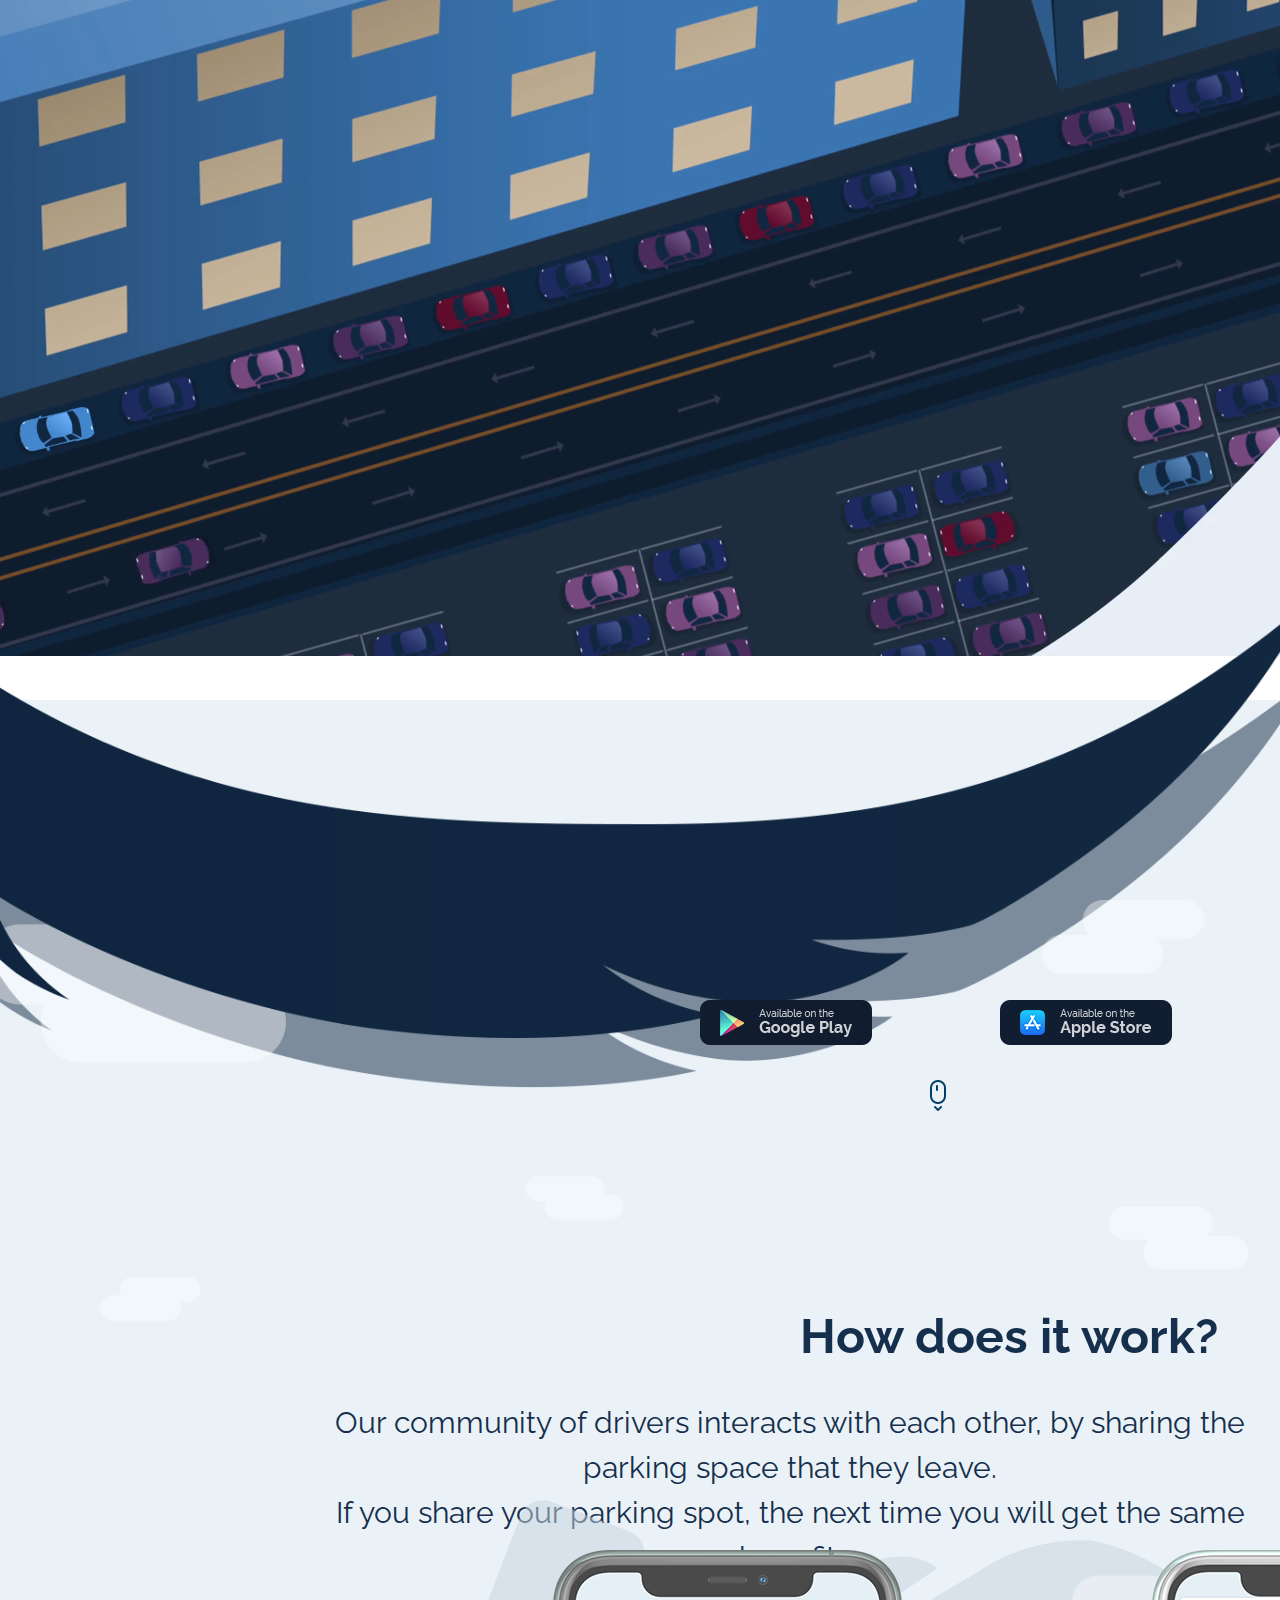
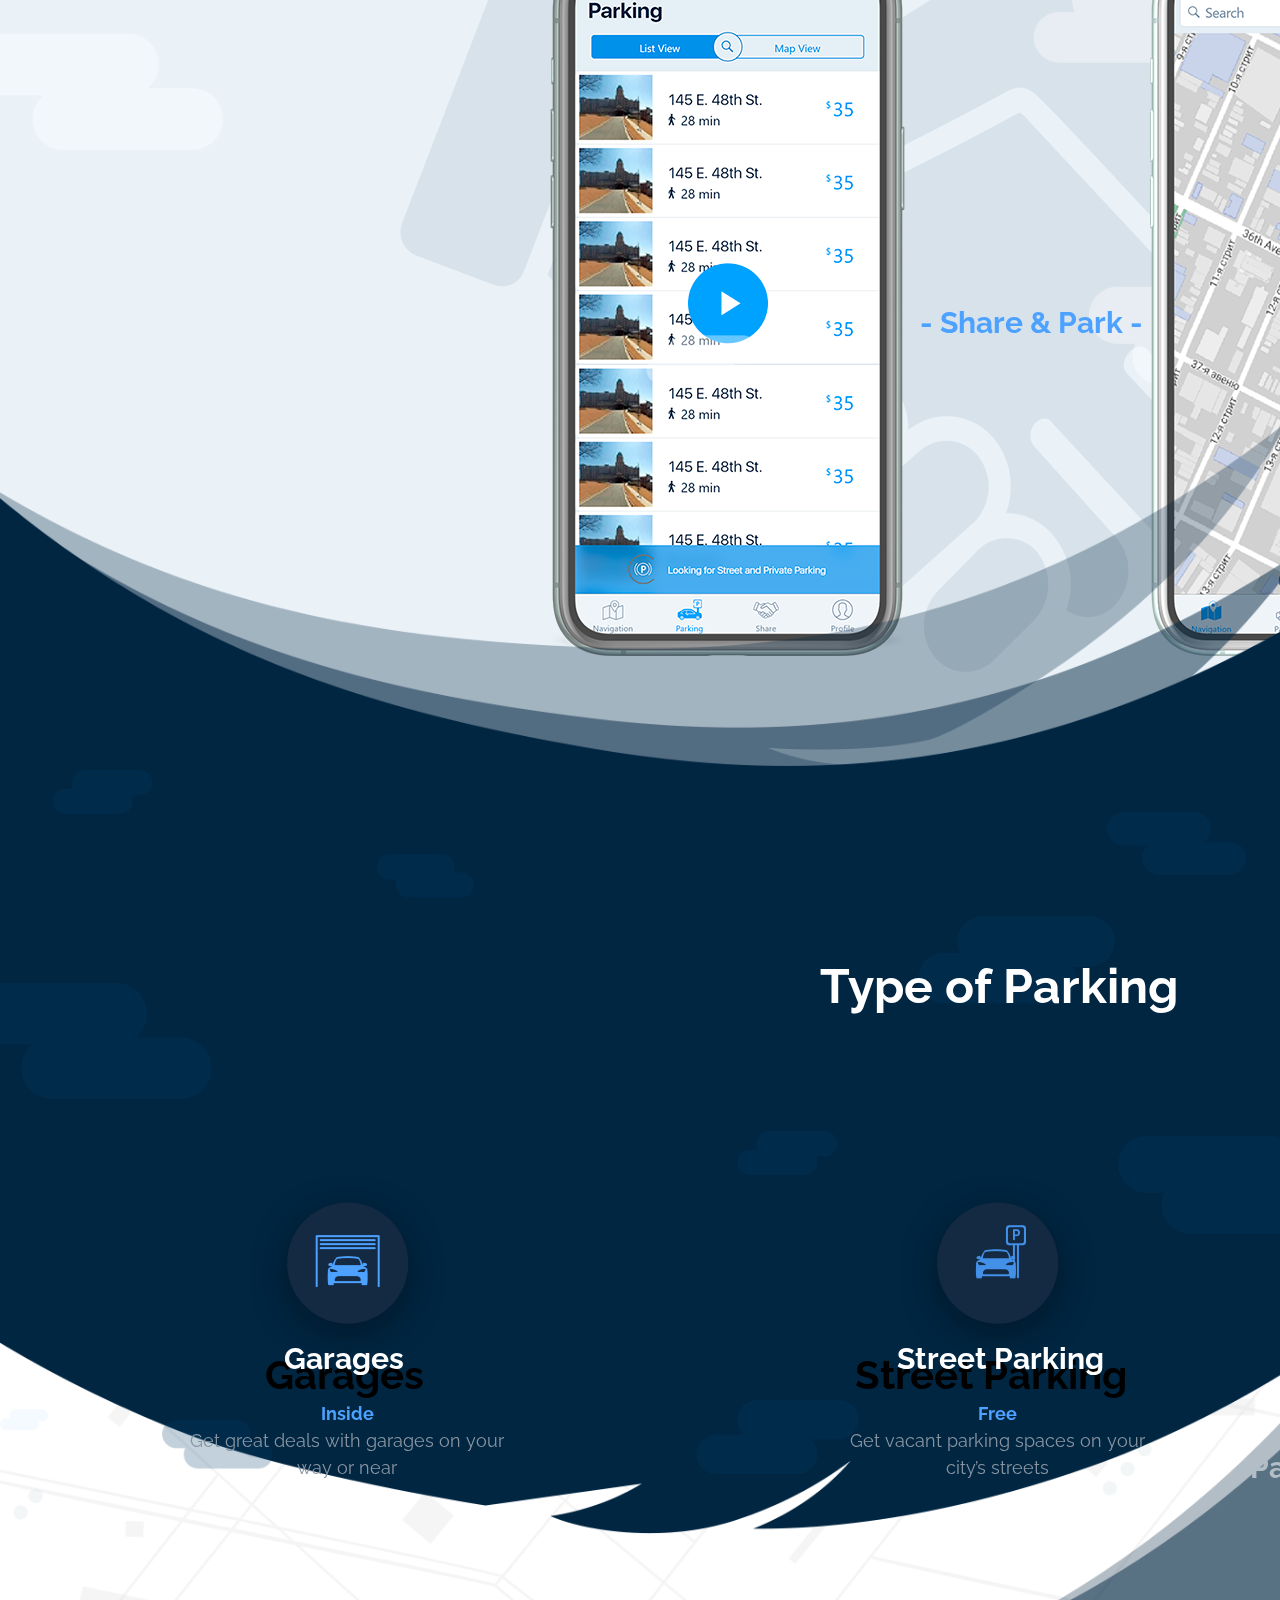
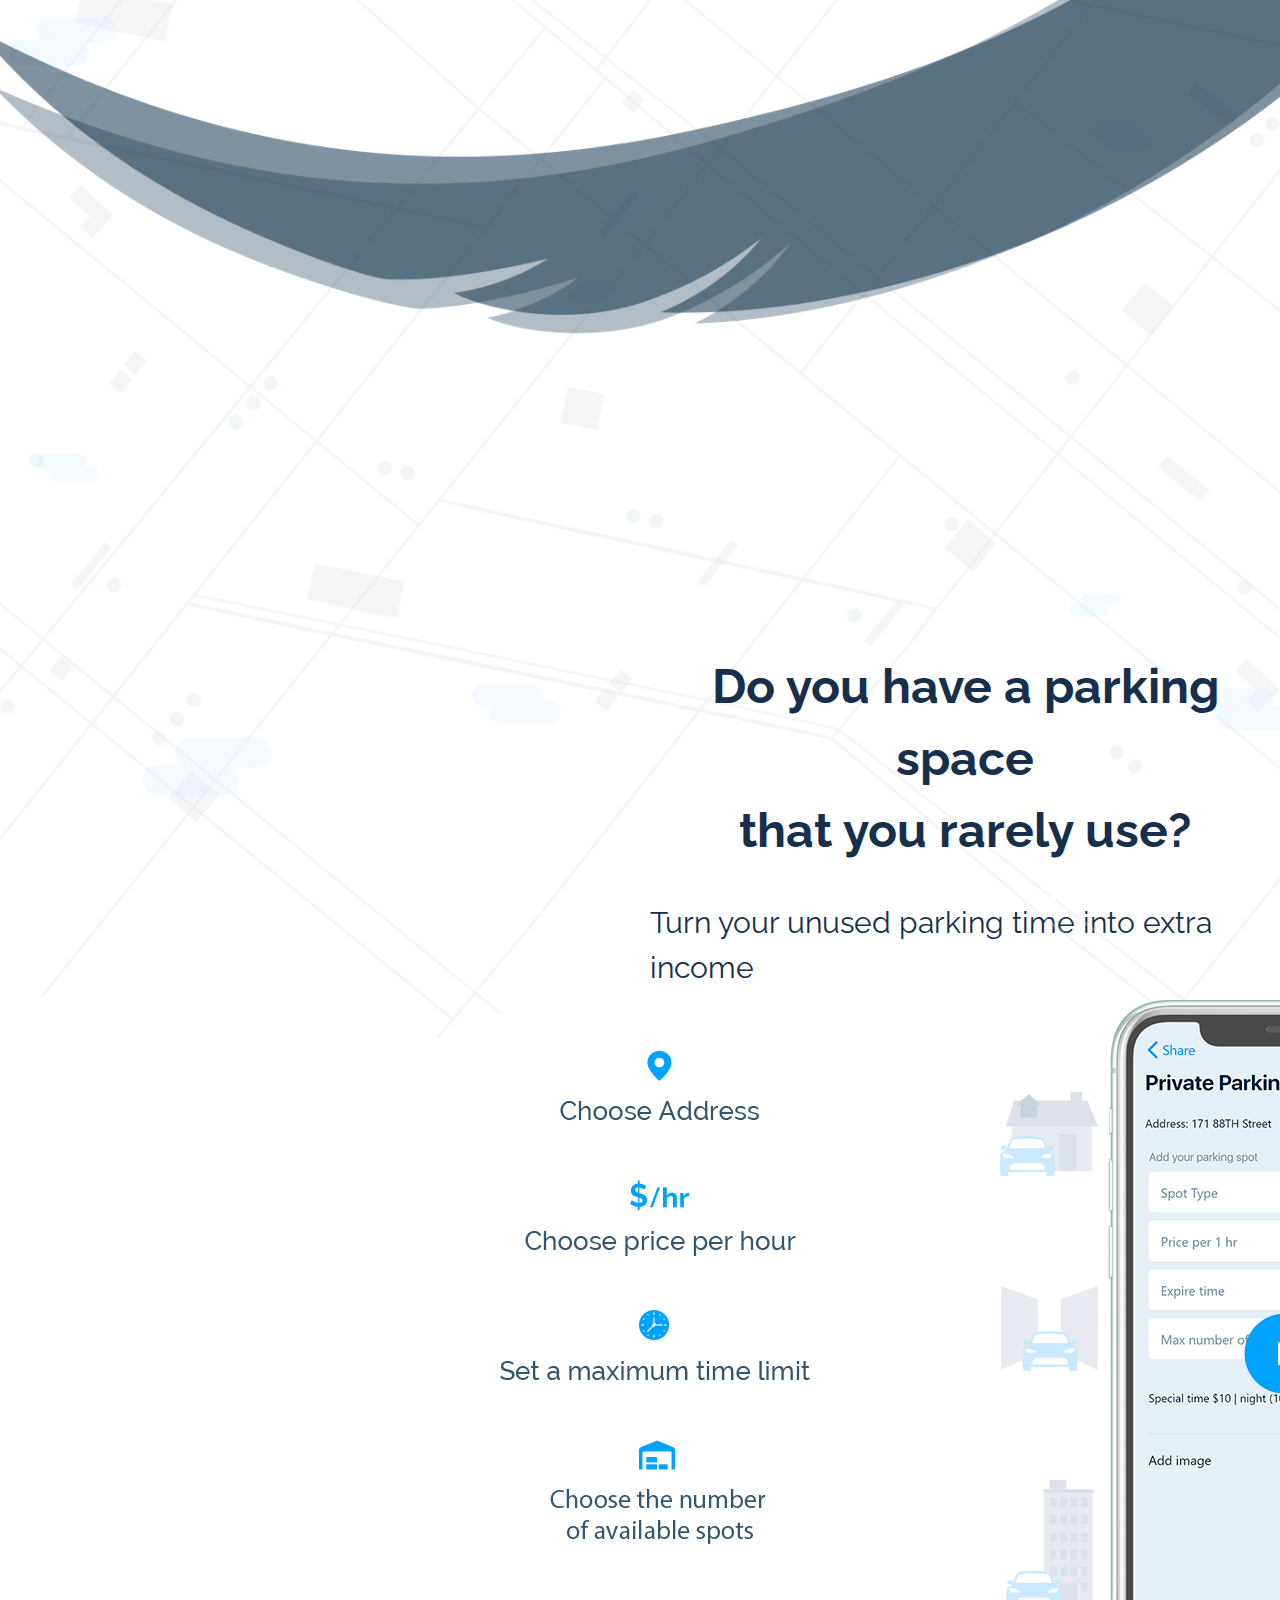
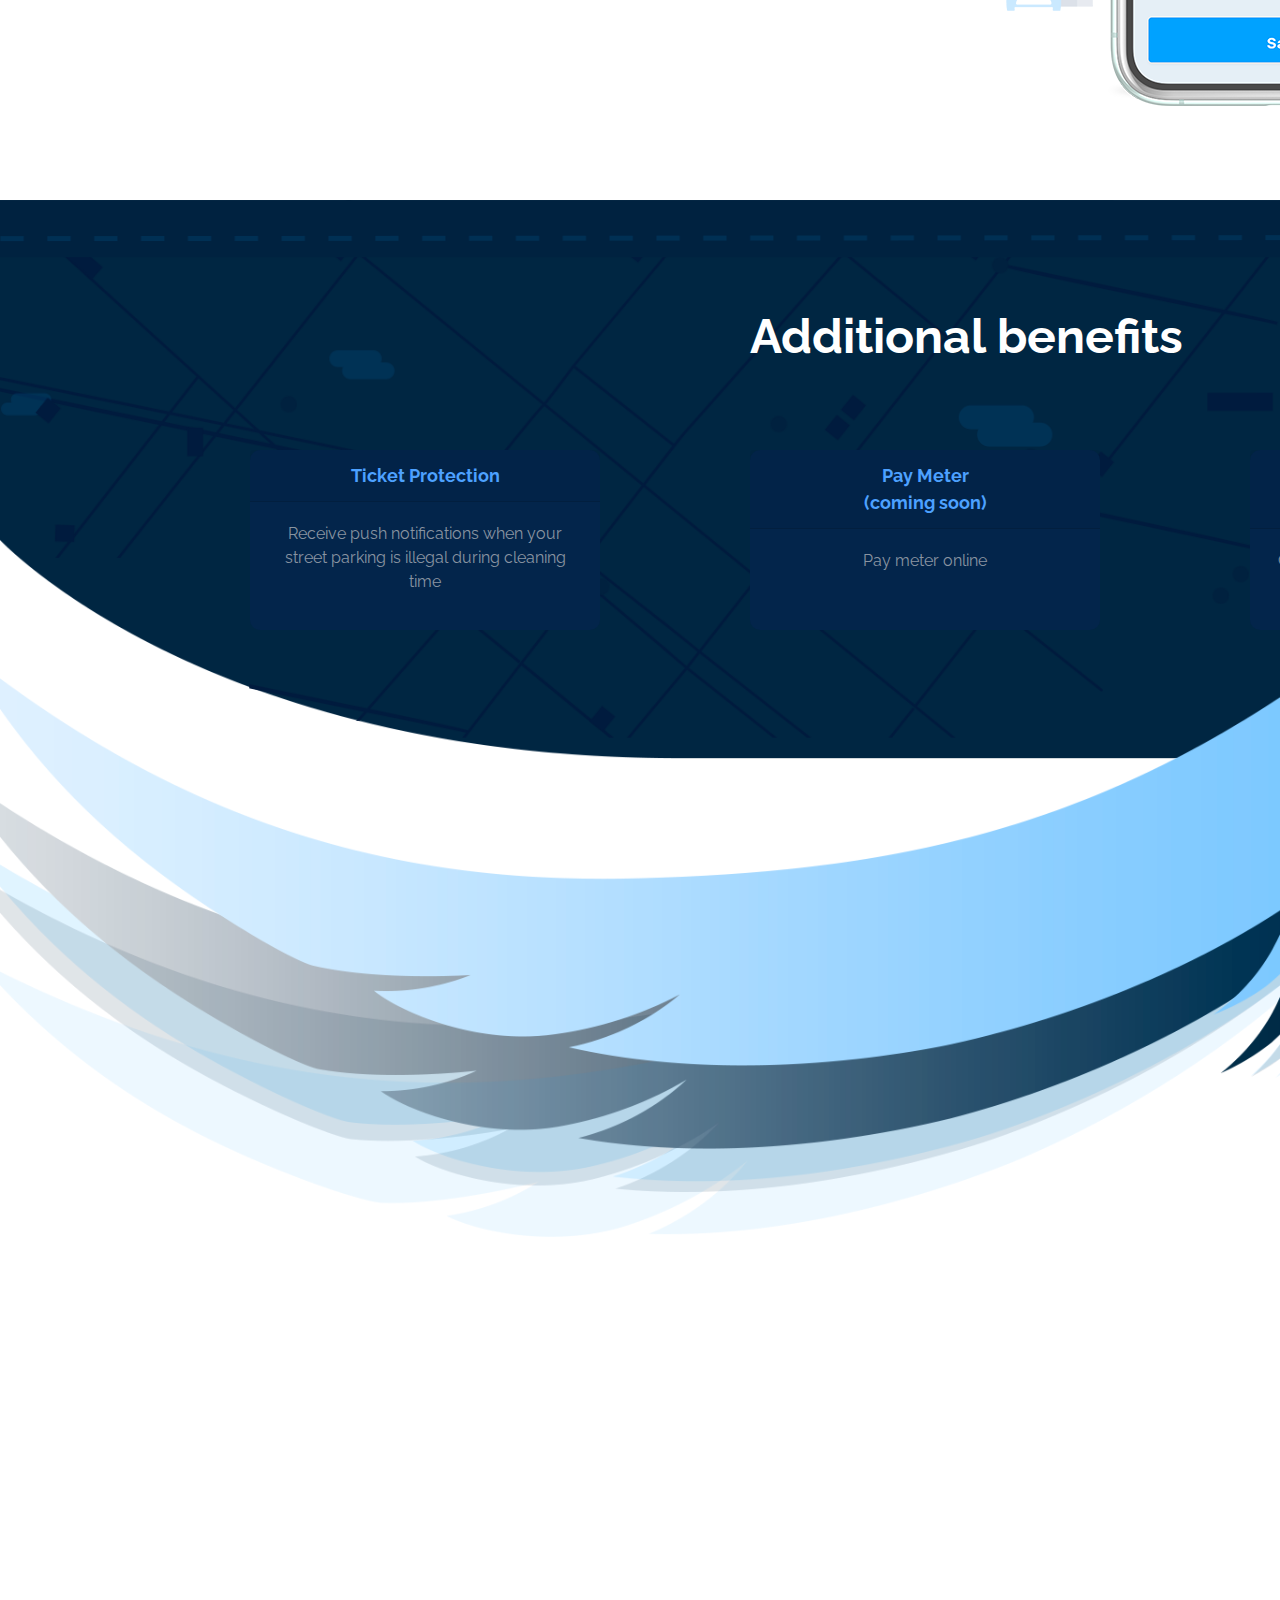
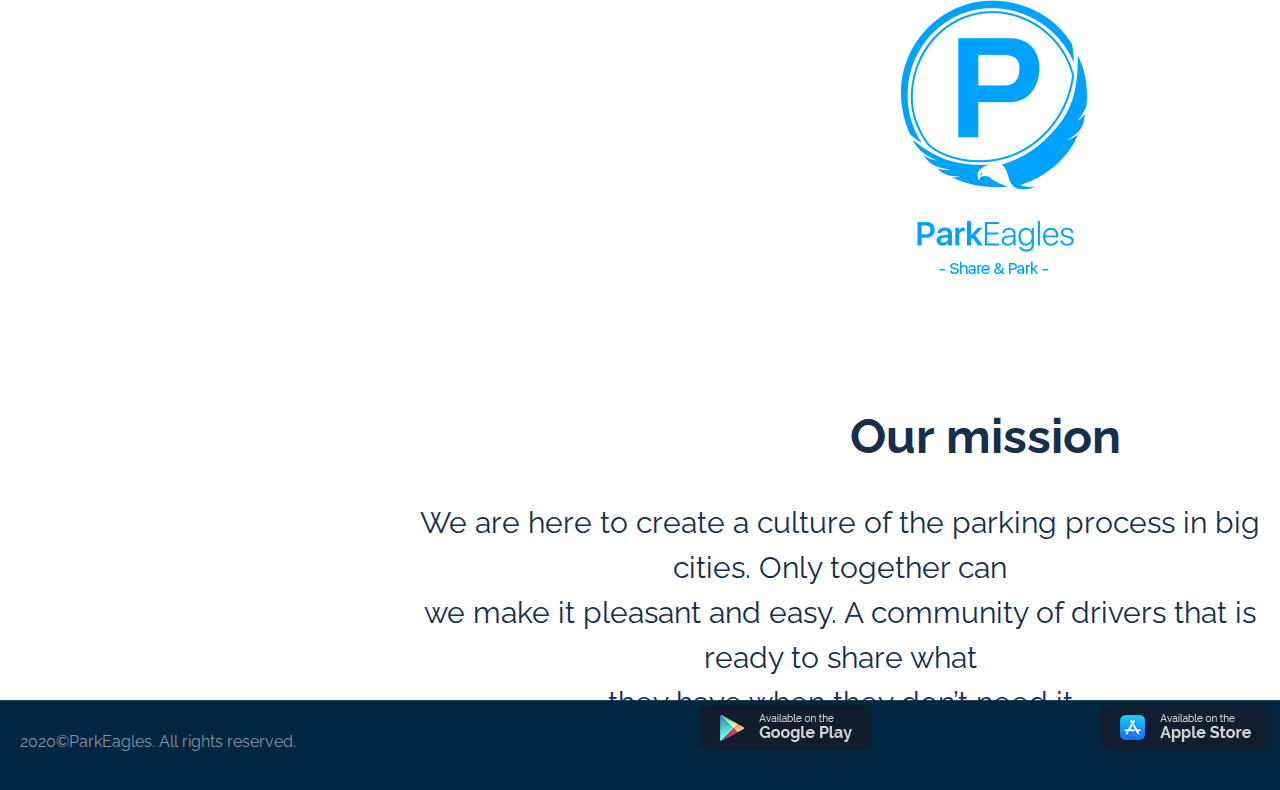
<file: index.html>
<!DOCTYPE html>
<html lang="en">
<head>
	<!-- Required meta tags -->
    <meta charset="utf-8">
    <meta name="viewport" content="width=device-width, initial-scale=1, shrink-to-fit=no">

	<title>ParkEagles</title>
  <link href="https://fonts.googleapis.com/css?family=Raleway:400,700,800,900&display=swap" rel="stylesheet">
	<link rel="stylesheet" type="text/css" href="css/style.css">
	<link rel="stylesheet" href="https://stackpath.bootstrapcdn.com/bootstrap/4.4.1/css/bootstrap.min.css" integrity="sha384-Vkoo8x4CGsO3+Hhxv8T/Q5PaXtkKtu6ug5TOeNV6gBiFeWPGFN9MuhOf23Q9Ifjh" crossorigin="anonymous">
	<link rel="shortcut icon" href="images/favicon.ico" type="image/x-icon">
</head> 
<body>
	<div class="container">
	<div class="row">
		<video width="100%" autoplay="true" loop="true" muted="false" class="bgvideo">
   <source src="psd/newvideoanim.mp4">
  </video>
		<div class="animphone">
			<img src="images/animphone.png">
		</div>
		<div class="problems">
			<b><p class="big-text">Have a problems with parking?</p></b>
		</div>
		<div class="install"><b><p class="big-text">Install ParkEagles App</p></b></div>
			<div class="join-comp"><b><p>Join Our Community</p></b>
			</div>
		<div class="text-jc"><b><p>Get access to the information with vacant street parking</p></b>
		</div>
		<div class="subs">
		<b><p>Subscription</p></b>	
		</div>
		<div class="costsub">
		<b><p>30-Day Free Trial</p></b>
		</div>
		<div class="cost">
		<p>(after $4,99/month)</p>	
			</div>
	
	<img class="wingsblue" src="images/wing 1.png">
	<img class="wingsgrey" src="images/wing 2.png">
	<a href="#"><img class="googlebutt" src="images/googlebutt.png"></a>
	<a href="#"><img class="applebutt" src="images/applebutt.png"></a>
	<img class="mouse" src="images/mouse.png">
	<img class="mousewheel" src="images/mousewheel.png">
		</div>
	</div>
	
	<div class="container">
		<div class="row">
		<img class="bgrblue" src="images/bgr.png">
		<b><p class="big-text hl-hw">How does it work?</p></b>
		<p class="texthow md-text">Our community of drivers interacts with each other, by sharing the parking space that they leave.<br>
		If you share your parking spot, the next time you will get the same benefit.
		</p>
		<img class="shakehands" src="images/shakehads.png">
		<img src="images/videohw.png" class="videohw">
		<b><p class="md-text textvideohw">- Share & Park -</p></b>
		<img class="secondvideohw" src="images/videohw2.png">
		<img class="clouds" src="images/clouds.png">
		</div>
	</div>
	<div class="container">
			<div class="row">
		<img class="typewings" src="images/typewings2.png">
		<img class="typewingsblue" src="images/typewings.png">
		<img class="typebg" src="images/type.png">
		<img class="typeclouds" src="images/typeclouds.png">
		<b><p class="hl-top big-text">Type of Parking</p></b>
		<img class="bggarage" src="images/bgricon.png">
		<img class="garageimg" src="images/garageimg.png">
		<b><p data-parent="Garages" class="md-text garages"></p></b>
		<p class="textgg lr-text"><b style="color: #4da1ff">Inside</b><br>
		Get great deals with garages on your<br> way or near
		</p>

		<img class="bgstreetparking" src="images/bgricon.png">
		<img class="streetparkingimg" src="images/streetparkingimg.png">
		<b><p data-parent="Street Parking" class="md-text streetparking"></p></b>
		<p class="text-sp lr-text"><b style="color: #4da1ff">Free</b><br>
		Get vacant parking spaces on your<br> city’s streets</p>

		<img class="bgprivateparking" src="images/bgricon.png">
		<img class="privateparkingimg" src="images/privateparkingimg.png">
		<b><p data-parent="Private Parking" class="md-text privateparking"></p></b>
		<p class="text-pp lr-text"><b style="color: #4da1ff">Hourly pay</b><br>
		Unique short-term deals at affordable<br>prices</p>

		<img class="bg-bt-wg" src="images/bgbottomwings.png">
		<img class="bg-bt-wg-second" src="images/bgbottomwings2.png">
		</div>
	</div>
		<div class="container">
			<div class="row">
		<b><p class="big-text ps">Do you have a parking space<br> that you rarely use?</p></b>
	<img class="blocks" src="images/bgrparkingspace.png">
	<img class="blocks" src="images/3.png">
	<img class="blocks" src="images/5.png">
	<img class="blocks" src="images/4.png">
	<p class="ei md-text">Turn your unused parking time into extra income</p>
	<img class="address" src="images/address.png">
	<img class="phone" src="images/parkingspace.png">
	<img class="price" src="images/price.png">
	<img class="timelimits" src="images/timelimits.png">
	<img class="spots" src="images/spots.png">
		</div>
</div>
	<div class="container">
		<div class="row">
		<img class="bgrbenefits" src="images/bgrbenefits.png">
		<img class="headbg" src="images/1 copy.png">
		<img class="headbg-lines" src="images/0 copy.png">
		
		<img class="lb" src="images/2benefit.png">
		<img class="lb" src="images/5benefit.png">
		<img class="lb" src="images/3benefit.png">
		<img class="lb" src="images/4benefit.png">

		<img class="wingsbenefit" src="images/wing 1 benefit.png">
		<img class="wingsbenefit-second" src="images/wing 2 benefit.png">
		<img class="wingsbenefit-third" src="images/wing 3 benefit.png">
		<img class="wingsbenefit-fourth" src="images/wing 4 benefit.png">
		<img class="wingsbenefit-fiveth" src="images/wing 5 benefit.png">
		<b><p class="hl-mb big-text">Additional benefits</p></b>
		<div class="cardprotection">
			<b><div class="card-header" style="color: #4da1ff; font-size: 18px;">Ticket Protection </div></b>
  		<div class="card-body">
    <p class="card-text" style="color: #8994a1; font-size: 16px;">Receive push notifications when your street parking is illegal during cleaning time
</p>
  </div>
		</div>
<div class="cardpaymeter">
			<b><div class="card-header" style="color: #4da1ff; font-size: 18px;">Pay Meter<br>(coming soon) </div></b>
  		<div class="card-body">
    <p class="card-text" style="color: #8994a1; font-size: 16px;">Pay meter online
</p>
  </div>
		</div>

		<div class="cardcommercial">
			<b><div class="card-header" style="color: #4da1ff; font-size: 18px;">Commercial Traffic<br>(coming soon) </div></b>
  		<div class="card-body">
    <p class="card-text" style="color: #8994a1; font-size: 16px;">Commercial parking in busy parts of the city
	</p>
  				</div>
			</div>
		</div>
	</div>
	<div class="container">
		<div class="row">
		<img class="logo" src="images/logo.png">
		<b><p class="ourmission big-text">Our mission</p></b>
		<p class="text-om md-text">We are here to create a culture of the parking process in big cities. Only together can<br>
		we make it pleasant and easy. A community of drivers that is ready to share what<br>
		they have when they don’t need it</p>
	</div>
</div>
	<div class="footer">
		<img src="images/bgrfooter.png" width="100%">
		<p class="rights">2020©ParkEagles. All rights reserved.</p>
		<a href="#"><img class="bg-footer" src="images/googlebutt.png"></a>
		<a href="#"><img class="ba-footer" src="images/applebutt.png"></a>
		<a href="#"><img class="googlefavicon" src="images/Google+.png"></a>
		<a href="#"><img class="twitterfavicon" src="images/Twitter.png"></a>
		<a href="#"><img class="facebookfavicon" src="images/Facebook.png"></a>
	</div>



	<!-- Optional JavaScript -->
    <!-- jQuery first, then Popper.js, then Bootstrap JS -->
    <script src="https://code.jquery.com/jquery-3.4.1.slim.min.js" integrity="sha384-J6qa4849blE2+poT4WnyKhv5vZF5SrPo0iEjwBvKU7imGFAV0wwj1yYfoRSJoZ+n" crossorigin="anonymous"></script>
<script src="https://cdn.jsdelivr.net/npm/popper.js@1.16.0/dist/umd/popper.min.js" integrity="sha384-Q6E9RHvbIyZFJoft+2mJbHaEWldlvI9IOYy5n3zV9zzTtmI3UksdQRVvoxMfooAo" crossorigin="anonymous"></script>
<script src="https://stackpath.bootstrapcdn.com/bootstrap/4.4.1/js/bootstrap.min.js" integrity="sha384-wfSDF2E50Y2D1uUdj0O3uMBJnjuUD4Ih7YwaYd1iqfktj0Uod8GCExl3Og8ifwB6" crossorigin="anonymous"></script>
	<script type="text/javascript" src="js/script.js"></script>
</body>
</html>
</file>
<file: css/style.css>
body {
  box-sizing: border-box;
  margin: 0;
  padding: 0;
}

.big-text{
	font-size: 48px;
	font-family: 'Raleway', serif;
}

.md-text{
	font-size: 30px;
	font-family: 'Raleway', sans-serif;
}

.lr-text{
	font-size: 18px;
	font-family: 'Raleway', sans-serif;
}

.problems{
	opacity: 0;
	transition: 2s ease;
	position: absolute;
	top: 400px;
	left: 600px;
	z-index: 2;
	color: #fff;
}

.install{
	opacity: 0;
	transition: 2s ease;
	position: absolute;
	top: 475px;
	left: 675px;
	z-index: 2;
	color: #4da1ff;
}

.bgvideo{
  position: absolute;
  top: 0px;
  left: 0px;
  z-index: 1;
}

.join-comp{
	opacity: 0;
	transition: 2s ease;
	position: absolute;
	top: 365px;
	left: 500px;
	z-index: 2;
	color: #fff;
	font-size: 32px;
	font-family: 'Raleway', sans-serif;
}

.text-jc{
	opacity: 0;
  transition: 2s ease;
	position: absolute;
	top: 400px;
	left: 500px;
	z-index: 2;
	color: #4da1ff;
	font-size: 26px;
	font-family: 'Raleway', sans-serif;
}

.subs{
	opacity: 0;
	transition: 2s ease;
	position: absolute;
	top: 475px;
	left: 500px;
	z-index: 2;
	color: #fff;
	font-size: 32px;
	font-family: 'Raleway', sans-serif;
}

.costsub{
	opacity: 0;
	transition: 2s ease;
	position: absolute;
	top: 510px;
	left: 500px;
	z-index: 2;
	color: #4da1ff;
	font-size: 26px;
	font-family: 'Raleway', sans-serif;
}

.cost{
	opacity: 0;
	transition: 2s ease;
	position: absolute;
	top: 520px;
	left: 715px;
	z-index: 2;
	color: #666;
	font-size: 16px;
	font-family: 'Raleway', sans-serif;
}

.wingsblue{
	position: absolute;
	top: 600px;
	left: 0px;
	z-index: 3;
	width: 100%;
}

.wingsgrey{
	position: absolute;
	top: 680px;
	left: 0px;
	z-index: 2;
	width: 100%;
}

.googlebutt{
	position: absolute;
	top: 1000px;
	left: 700px;
	z-index: 3;
}
.applebutt{
	position: absolute;
	top: 1000px;
	left: 1000px;
	z-index: 3;
}

.mouse{
	position: absolute;
	top: 1080px;
	left: 930px;
	z-index: 3;
}

.mousewheel{
	position: absolute;
	top: 1085px;
	left: 936px;
	z-index: 3;	
}

/**That means headline-how works**/
.hl-hw{
	position: absolute;
	top: 1300px;
	left: 800px;
	z-index: 3;
	color: #162f4c;
}

.texthow{
	position: absolute;
	top: 1400px;
	left: 300px;
	text-align: center;
	z-index: 2;
	color: #162f4c;
}

.shakehands{
	position: absolute;
	top: 1500px;
	left: 400px;
	opacity: 0.5;
	z-index: 2;
}

/**Background for video, about how work app**/
.bgrblue{
	position: absolute;
	top: 700px;
	left: 0px;
	width: 100%;
}

.videohw{
	position: absolute;
	top: 1550px;
	left: 550px;
	z-index: 2;
}

.secondvideohw{
	position: absolute;
	top: 1550px;
	left: 1150px;
	z-index: 3;
}

.textvideohw{
	position: absolute;
	top: 1900px;
	left: 920px;
	color: #4da1ff;
	z-index: 3;
}

.clouds{
	position: absolute;
	top: 900px;
	left: 0px;
	z-index: 2;
	width: 100%;
}

.typewings{
	position: absolute;
	top: 2020px;
	left: 0px;
	z-index: 3;
	width: 100%
}

.typewingsblue{
	position: absolute;
	top: 2070px;
	left: 0px;
	z-index: 3;
	width: 100%
}

.typebg{
	position: absolute;
	top: 2070px;
	left: 0px;
	z-index: 3;
	width: 100%
}


/**background bottom wings**/
.bg-bt-wg{
	position: absolute;
	top: 3020px;
	left: 0px;
	z-index: 2;
	width: 100%;
}

.bg-bt-wg-second{
	position: absolute;
	top: 2990px;
	left: 0px;
	z-index: 3;
	width: 100%;
}

.typeclouds{
	position: absolute;
	top: 2370px;
	left: 0px;
	z-index: 3;
	width: 100%;
}

/**headline type of parking**/
.hl-top{
	position: absolute;
	top: 2550px;
	left: 820px;
	color: #fff;
	z-index: 3;
}

.bggarage{
	position: absolute;
	top: 2775px;
	left: 250px;
	z-index: 3;
}

.garageimg{
	position: absolute;
	top: 2835px;
	left: 315px;
	z-index: 3;
}

.garages{
	position: absolute;
	top: 2925px;
	left: 125px;
	z-index: 3;
	color: #fff;
}

.garages:after {
  content: attr(data-parent);
  font-size: 30px;
}

.garages:before {
  content: attr(data-parent);
  text-shadow: 140px 20px #000;
  color: transparent;
  font-size: 40px;
}

.textgg{
	position: absolute;
	top: 3000px;
	left: 190px;
	z-index: 3;
	text-align: center;
	color: #8994a1;
}

.bgstreetparking{
	position: absolute;
	top: 2775px;
	left: 900px;
	z-index: 3;
}

.streetparkingimg{
	position: absolute;
	top: 2825px;
	left: 975px;
	z-index: 3;
}

.streetparking{
	position: absolute;
	top: 2925px;
	left: 625px;
	z-index: 3;
	color: #fff;
}

.streetparking:after {
  content: attr(data-parent);
  font-size: 30px;
}

.streetparking:before {
  content: attr(data-parent);
  text-shadow: 230px 20px #000;
  color: transparent;
  font-size: 40px;
}

.text-sp{
	position: absolute;
	top: 3000px;
	left: 850px;
	z-index: 3;
	text-align: center;
	color: #8994a1;
}

.bgprivateparking{
	position: absolute;
	top: 2775px;
	left: 1550px;
	z-index: 3;
}

.privateparkingimg{
	position: absolute;
	top: 2825px;
	left: 1610px;
	z-index: 3;
}

.privateparking{
	position: absolute;
	top: 2925px;
	left: 1250px;
	z-index: 3;
	color: #fff;
}

.privateparking:after {
  content: attr(data-parent);
  font-size: 30px;
}

.privateparking:before {
  content: attr(data-parent);
  text-shadow: 250px 20px #000;
  color: transparent;
  font-size: 40px;
}

.text-pp{
	position: absolute;
	top: 3000px;
	left: 1490px;
	z-index: 3;
	text-align: center;
	color: #8994a1;
}

/**parking space**/
.ps{
	position: absolute;
	top: 3850px;
	left: 650px;
	color: #4da1ff;
	z-index: 2;
	text-align: center;
	color: #162f4c;
}

.blocks{
	position: absolute;
	top: 2750px;
	left: 0px;
	opacity: 0.3;
	z-index: 1;
	width: 100%;
}

.ei{
	position: absolute;
	top: 4100px;
	left: 650px;
	color: #162f4c;
}

.phone{
	position: absolute;
	top: 4200px;
	left: 1000px;
	z-index: 2;
}

.address{
	position: absolute;
	top: 4250px;
	left: 560px;
	z-index: 2;
}

.price{
	position: absolute;
	top: 4380px;
	left: 525px;
	z-index: 2;
}

.timelimits{
	position: absolute;
	top: 4510px;
	left: 500px;
	z-index: 2;
}

.spots{
	position: absolute;
	top: 4640px;
	left: 550px;
	z-index: 2;
}

.bgrbenefits{
	position: absolute;
	top: 5000px;
	left: 0px;
	z-index: 5;
	width: 100%;
}

.headbg{
	position: absolute;
	top: 5000px;
	left: 0px;
	z-index: 6;
	width: 100%;
}

.headbg-lines{
	position: absolute;
	top: 5035px;
	left: 0px;
	z-index: 7;
	width: 100%;
}

.wingsbenefit{
	position: absolute;
	top: 5450px;
	left: 0px;
	z-index: 5;
	width: 100%;
}

.wingsbenefit-second{
	position: absolute;
	top: 5550px;
	left: 0px;
	z-index: 3;
	width: 100%;
}

.wingsbenefit-third{
	position: absolute;
	top: 5550px;
	left: 0px;
	z-index: 2;
	width: 100%;
}

.wingsbenefit-fourth{
	position: absolute;
	top: 5550px;
	left: 0px;
	z-index: 3;
	width: 100%;
}

.wingsbenefit-fiveth{
	position: absolute;
	top: 5550px;
	left: 0px;
	z-index: 3;
	width: 100%;
}

.lb{
	position: absolute;
	top: 5000px;
	left: 0px;
	z-index: 5;
	width: 100%;
}

.hl-mb{
	position: absolute;
	top: 5100px;
	left: 750px;
	z-index: 5;
	color: #fff;
}

.cardprotection{
	position: absolute;
	top: 5250px;
	left: 250px;
	width: 350px;
	height: 180px;
	text-align: center;
	border-radius: 10px;
	background-color: #03254b;
	z-index: 6;
	font-family: 'Raleway', sans-serif;
}

.cardpaymeter{
	position: absolute;
	top: 5250px;
	left: 750px;
	width: 350px;
	height: 180px;
	text-align: center;
	border-radius: 10px;
	background-color: #03254b;
	z-index: 6;
	font-family: 'Raleway', sans-serif;
}

.cardcommercial{
	position: absolute;
	top: 5250px;
	left: 1250px;
	width: 350px;
	height: 180px;
	text-align: center;
	border-radius: 10px;
	background-color: #03254b;
	z-index: 6;
	font-family: 'Raleway', sans-serif;
}

.logo{
	position: absolute;
	top: 6400px;
	left: 900px;
}

.ourmission{
	position: absolute;
	top: 6800px;
	left: 850px;
	color: #162f4c;
}

.text-om{
	position: absolute;
	top: 6900px;
	left: 400px;
	color: #162f4c;
	text-align: center;
}

.footer{
	position: absolute;
	top: 7100px;
	width: 100%;
}

.rights{
	position: absolute;
	bottom: 20px;
	left: 20px;
	color: #8994a1;
	font-size: 16px;
	font-family: 'Raleway', sans-serif;
}

/**Buttons for downloading app in footer**/
.bg-footer{
	position: absolute;
	bottom: 40px;
	left: 700px;
}

.ba-footer{
	position: absolute;
	bottom: 40px;
	left: 1100px;
}

.googlefavicon{
	position: absolute;
	bottom: 40px;
	left: 1630px;
}

.twitterfavicon{
	position: absolute;
	bottom: 40px;
	left: 1660px;
}

.facebookfavicon{
	position: absolute;
	bottom: 43px;
	left: 1700px;
}

.animphone {
  opacity: 0;
  transition: 1s ease;
  position: absolute;
  top: 250px;
  left: 100px;
  z-index: 2;
  }
</file>
